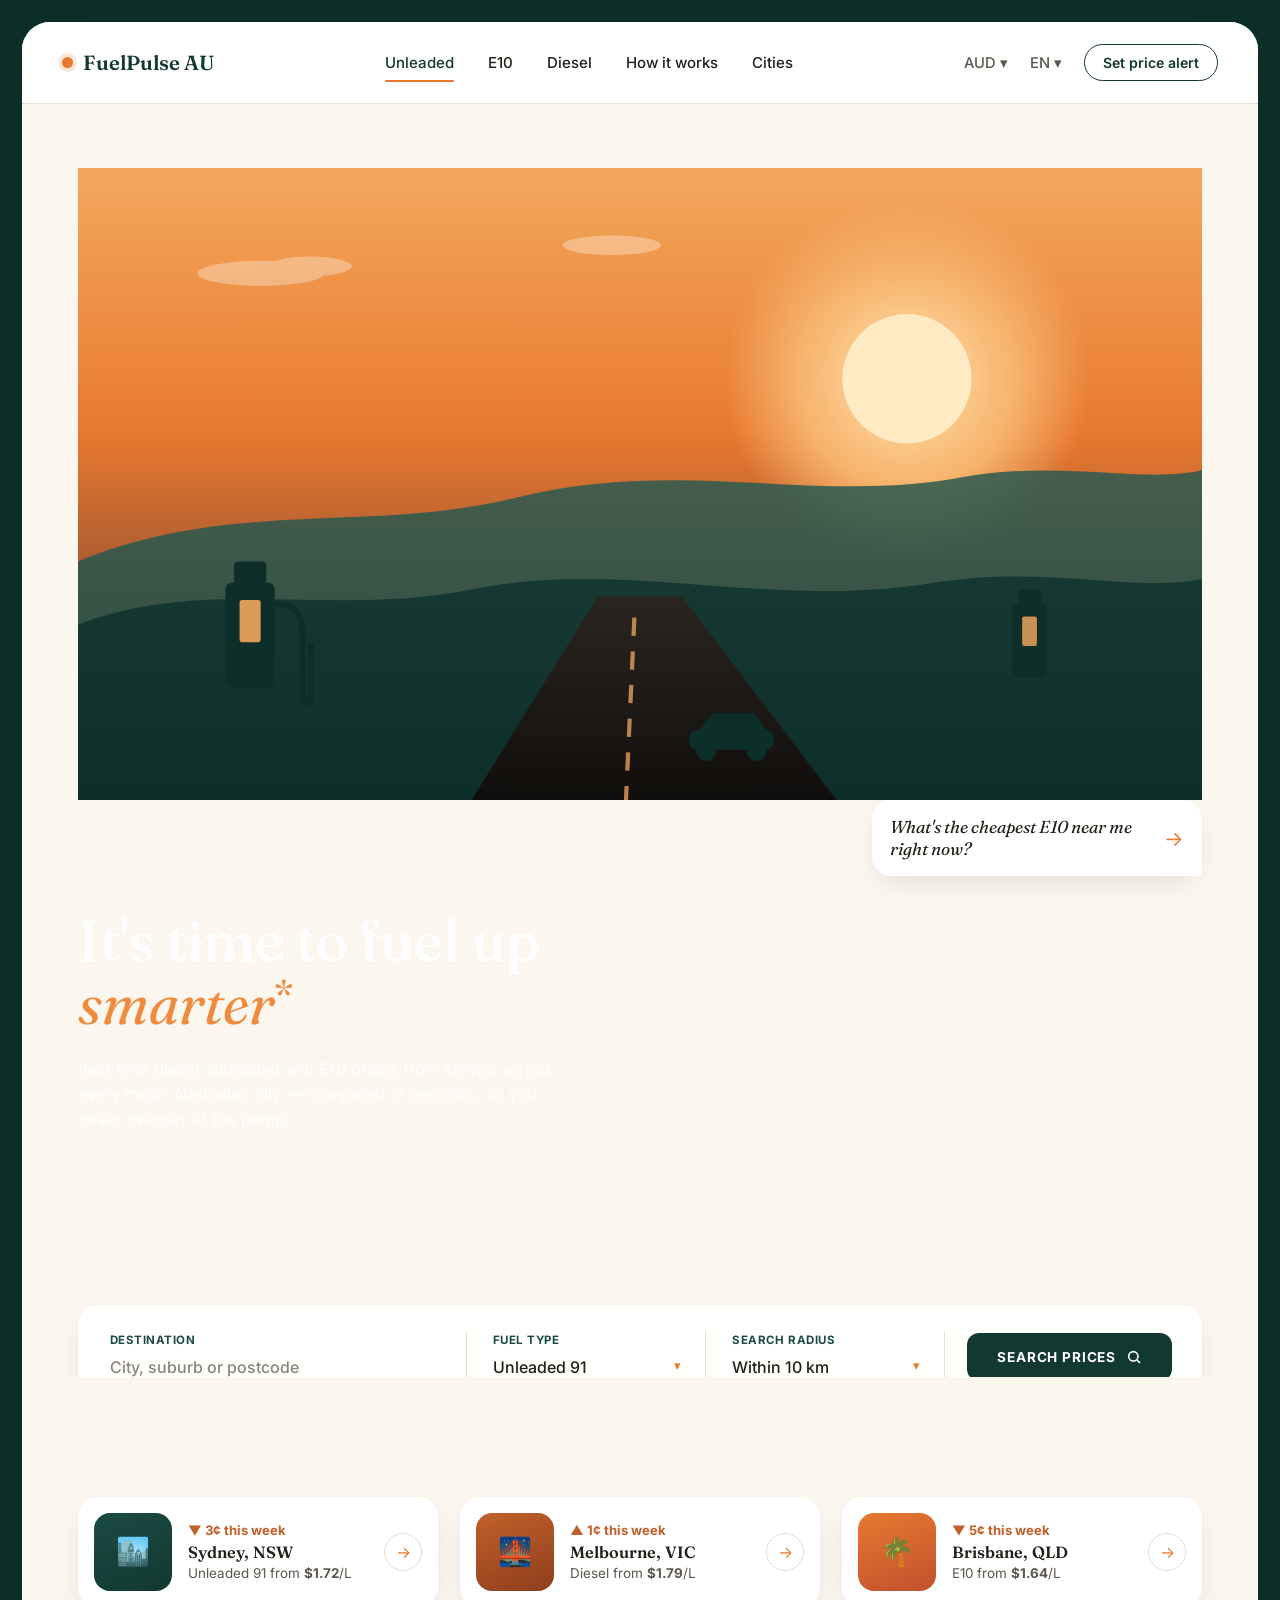
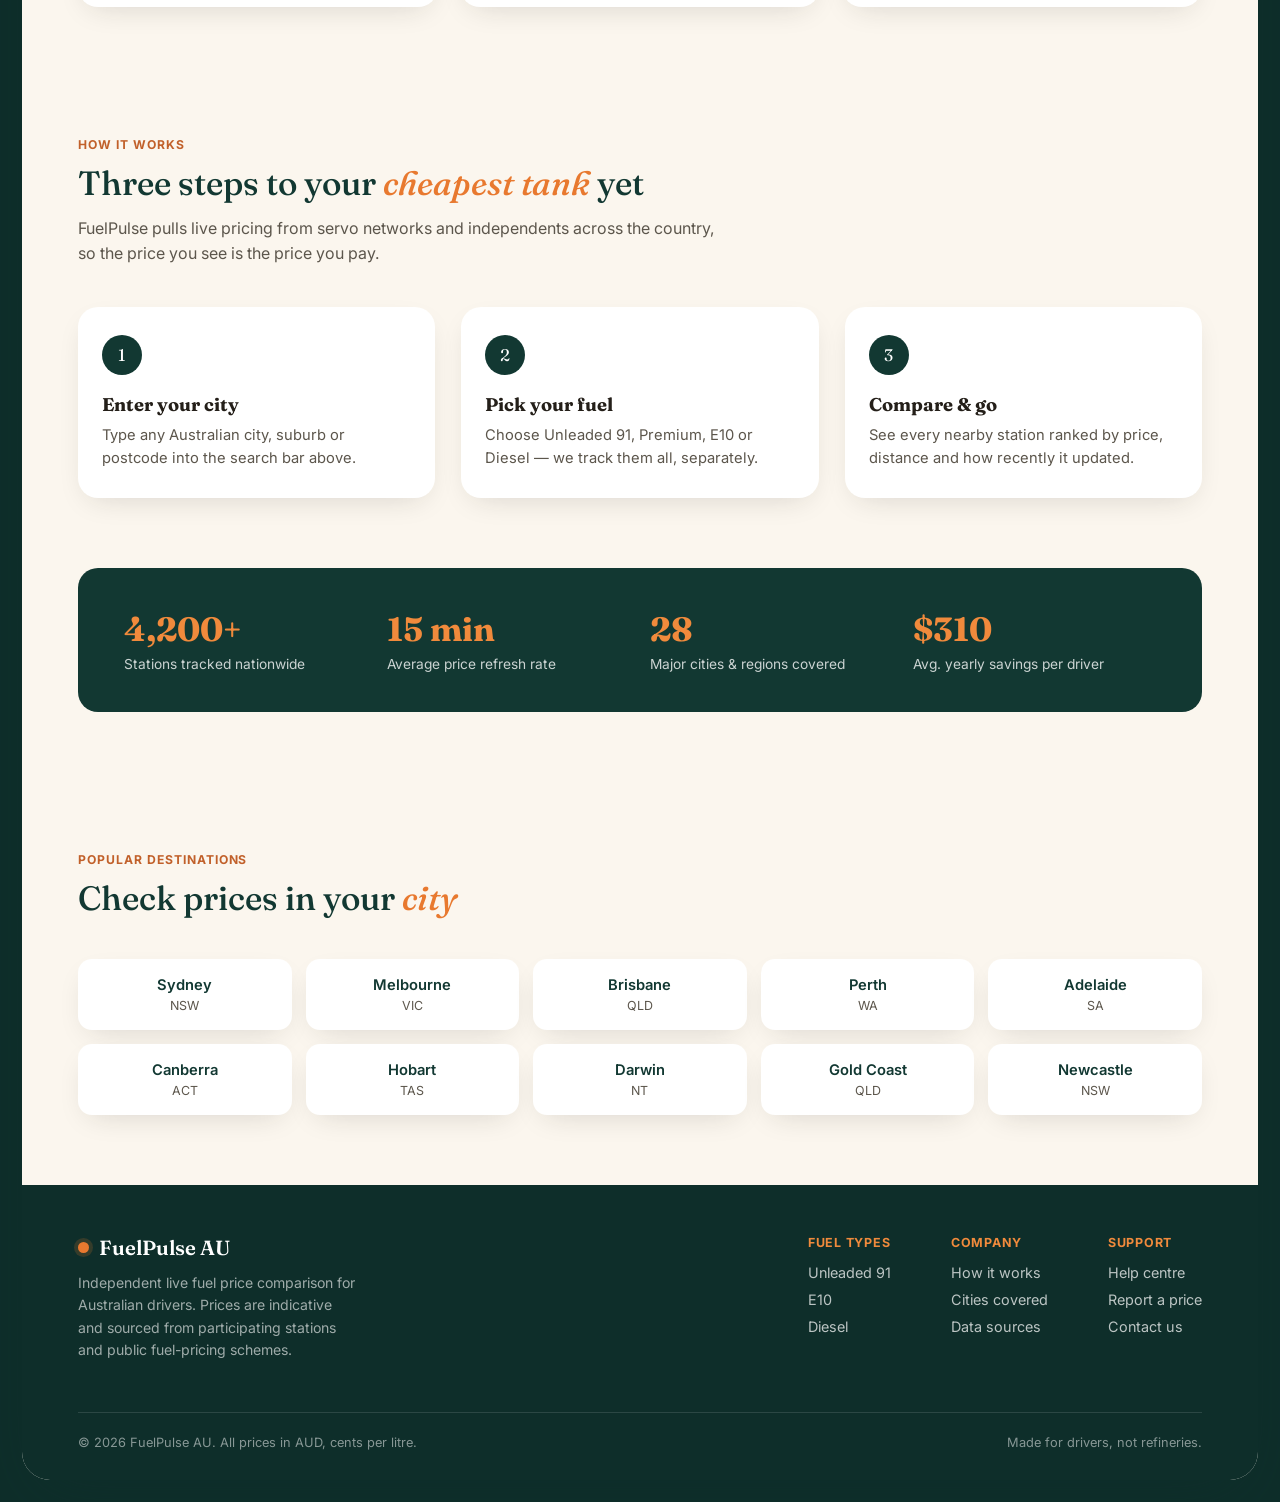
<file: index.html>
<!DOCTYPE html>
<html lang="en-AU">
<head>
<meta charset="UTF-8">
<meta name="viewport" content="width=device-width, initial-scale=1.0">
<title>FuelPulse AU — Live Fuel Prices Near You</title>
<link rel="icon" href="data:image/svg+xml,<svg xmlns=%22http://www.w3.org/2000/svg%22 viewBox=%220 0 32 32%22><circle cx=%2216%22 cy=%2216%22 r=%2216%22 fill=%22%23E8792F%22/></svg>">
<link rel="preconnect" href="https://fonts.googleapis.com">
<link rel="preconnect" href="https://fonts.gstatic.com" crossorigin>
<link href="https://fonts.googleapis.com/css2?family=Fraunces:ital,wght@0,400;0,500;0,600;1,400;1,500&family=Inter:wght@400;500;600;700&display=swap" rel="stylesheet">
<link rel="stylesheet" href="css/style.css">
</head>
<body>

<div class="page-frame">
  <div class="sheet">

    <!-- ================= NAV ================= -->
    <header class="navbar">
      <a href="index.html" class="brand"><span class="dot"></span> FuelPulse AU</a>
      <nav>
        <ul class="nav-links">
          <li><a href="results.html?fuel=U91" class="active">Unleaded</a></li>
          <li><a href="results.html?fuel=E10">E10</a></li>
          <li><a href="results.html?fuel=DL">Diesel</a></li>
          <li><a href="#how-it-works">How it works</a></li>
          <li><a href="#cities">Cities</a></li>
        </ul>
      </nav>
      <div class="nav-right">
        <span class="pill">AUD ▾</span>
        <span class="pill">EN ▾</span>
        <a href="#" class="btn-outline">Set price alert</a>
      </div>
    </header>

    <!-- ================= HERO ================= -->
    <section class="hero">
      <div class="hero-illustration" aria-hidden="true">
        <svg viewBox="0 0 1600 900" preserveAspectRatio="xMidYMid slice" xmlns="http://www.w3.org/2000/svg">
          <defs>
            <linearGradient id="sky" x1="0" y1="0" x2="0" y2="1">
              <stop offset="0%" stop-color="#F3A85C"/>
              <stop offset="42%" stop-color="#E8792F"/>
              <stop offset="75%" stop-color="#8A4B32"/>
              <stop offset="100%" stop-color="#123832"/>
            </linearGradient>
            <radialGradient id="sun" cx="50%" cy="50%" r="50%">
              <stop offset="0%" stop-color="#FFE3B0"/>
              <stop offset="60%" stop-color="#F6B26B"/>
              <stop offset="100%" stop-color="#F6B26B" stop-opacity="0"/>
            </radialGradient>
            <linearGradient id="hillFar" x1="0" y1="0" x2="0" y2="1">
              <stop offset="0%" stop-color="#2C5A50"/>
              <stop offset="100%" stop-color="#1B4B43"/>
            </linearGradient>
            <linearGradient id="hillNear" x1="0" y1="0" x2="0" y2="1">
              <stop offset="0%" stop-color="#163832"/>
              <stop offset="100%" stop-color="#0E2E2A"/>
            </linearGradient>
            <linearGradient id="road" x1="0" y1="0" x2="0" y2="1">
              <stop offset="0%" stop-color="#2A2521"/>
              <stop offset="100%" stop-color="#100E0C"/>
            </linearGradient>
          </defs>

          <rect width="1600" height="900" fill="url(#sky)"/>
          <circle cx="1180" cy="300" r="260" fill="url(#sun)"/>
          <circle cx="1180" cy="300" r="92" fill="#FFEAC4"/>

          <!-- clouds -->
          <g opacity="0.35" fill="#FBF6EE">
            <ellipse cx="260" cy="150" rx="90" ry="18"/>
            <ellipse cx="330" cy="140" rx="60" ry="14"/>
            <ellipse cx="760" cy="110" rx="70" ry="14"/>
          </g>

          <!-- far hills -->
          <path d="M0,560 C220,470 420,520 620,470 C860,410 1050,480 1260,440 C1400,415 1520,450 1600,430 L1600,900 L0,900 Z" fill="url(#hillFar)" opacity="0.85"/>
          <!-- near hills -->
          <path d="M0,650 C180,580 360,640 560,600 C780,555 980,630 1220,590 C1380,565 1500,605 1600,585 L1600,900 L0,900 Z" fill="url(#hillNear)"/>

          <!-- road -->
          <path d="M560,900 L740,610 L860,610 L1080,900 Z" fill="url(#road)"/>
          <path d="M792,640 L780,900" stroke="#F3A85C" stroke-width="6" stroke-dasharray="26 22" opacity="0.75"/>

          <!-- fuel pump silhouette -->
          <g transform="translate(210,560)" fill="#0E2E2A">
            <rect x="0" y="30" width="70" height="150" rx="10"/>
            <rect x="12" y="0" width="46" height="34" rx="6"/>
            <rect x="20" y="55" width="30" height="60" rx="4" fill="#F3A85C" opacity="0.9"/>
            <path d="M70,60 C110,60 110,90 110,110 L110,190 C110,205 122,205 122,190 L122,120" stroke="#0E2E2A" stroke-width="9" fill="none" stroke-linecap="round"/>
          </g>

          <!-- second pump, far right, smaller -->
          <g transform="translate(1330,600) scale(0.7)" fill="#0E2E2A" opacity="0.9">
            <rect x="0" y="30" width="70" height="150" rx="10"/>
            <rect x="12" y="0" width="46" height="34" rx="6"/>
            <rect x="20" y="55" width="30" height="60" rx="4" fill="#F3A85C" opacity="0.9"/>
          </g>

          <!-- car silhouette on road -->
          <g transform="translate(870,790)" fill="#0E2E2A">
            <rect x="0" y="10" width="120" height="28" rx="10"/>
            <path d="M14,10 L34,-14 L92,-14 L110,10 Z"/>
            <circle cx="24" cy="40" r="14"/>
            <circle cx="96" cy="40" r="14"/>
          </g>
        </svg>
      </div>
      <div class="hero-scrim"></div>

      <div class="hero-callout">
        <p>What's the cheapest E10 near me right now?</p>
        <span class="arrow">→</span>
      </div>

      <h1 class="hero-headline">It's time to fuel up <em>smarter</em><span class="star">*</span></h1>
      <p class="hero-sub">Real-time diesel, unleaded and E10 prices from servos across every major Australian city — compared in seconds, so you never overpay at the pump.</p>

      <form class="search-card" id="fuel-search" action="results.html" method="get">
        <div class="search-grid">
          <div class="field autocomplete">
            <label for="city">Destination</label>
            <input type="text" id="city" name="city" placeholder="City, suburb or postcode" autocomplete="off" required>
            <div class="autocomplete-list" id="city-list"></div>
          </div>
          <div class="field select-field">
            <label for="fuel">Fuel type</label>
            <select id="fuel" name="fuel">
              <option value="U91">Unleaded 91</option>
              <option value="P95">Premium 95</option>
              <option value="P98">Premium 98</option>
              <option value="E10">E10</option>
              <option value="DL">Diesel</option>
            </select>
          </div>
          <div class="field select-field">
            <label for="radius">Search radius</label>
            <select id="radius" name="radius">
              <option value="5">Within 5 km</option>
              <option value="10" selected>Within 10 km</option>
              <option value="20">Within 20 km</option>
              <option value="50">Within 50 km</option>
            </select>
          </div>
          <div class="search-submit">
            <button type="submit" class="btn-search">
              Search prices
              <svg viewBox="0 0 24 24" fill="none" stroke="currentColor" stroke-width="2.4"><circle cx="11" cy="11" r="7"/><path d="M21 21l-4.3-4.3"/></svg>
            </button>
          </div>
        </div>
        <div class="search-meta">
          <input type="checkbox" id="cheapest-first" name="cheapest_first" checked>
          <label for="cheapest-first">Show cheapest stations first</label>
        </div>
      </form>
    </section>

    <!-- ================= HIGHLIGHT CARDS ================= -->
    <section class="highlights">
      <a class="hcard" href="results.html?city=Sydney&fuel=U91">
        <div class="swatch sydney">🏙️</div>
        <div class="info">
          <div class="rate">▼ 3¢ this week</div>
          <h4>Sydney, NSW</h4>
          <p>Unleaded 91 from <strong>$1.72</strong>/L</p>
        </div>
        <div class="go">→</div>
      </a>
      <a class="hcard" href="results.html?city=Melbourne&fuel=DL">
        <div class="swatch melbourne">🌉</div>
        <div class="info">
          <div class="rate">▲ 1¢ this week</div>
          <h4>Melbourne, VIC</h4>
          <p>Diesel from <strong>$1.79</strong>/L</p>
        </div>
        <div class="go">→</div>
      </a>
      <a class="hcard" href="results.html?city=Brisbane&fuel=E10">
        <div class="swatch brisbane">🌴</div>
        <div class="info">
          <div class="rate">▼ 5¢ this week</div>
          <h4>Brisbane, QLD</h4>
          <p>E10 from <strong>$1.64</strong>/L</p>
        </div>
        <div class="go">→</div>
      </a>
    </section>

    <!-- ================= HOW IT WORKS ================= -->
    <section class="section" id="how-it-works">
      <div class="section-head">
        <span class="eyebrow">How it works</span>
        <h2>Three steps to your <em>cheapest tank</em> yet</h2>
        <p>FuelPulse pulls live pricing from servo networks and independents across the country, so the price you see is the price you pay.</p>
      </div>
      <div class="steps">
        <div class="step">
          <div class="num">1</div>
          <h3>Enter your city</h3>
          <p>Type any Australian city, suburb or postcode into the search bar above.</p>
        </div>
        <div class="step">
          <div class="num">2</div>
          <h3>Pick your fuel</h3>
          <p>Choose Unleaded 91, Premium, E10 or Diesel — we track them all, separately.</p>
        </div>
        <div class="step">
          <div class="num">3</div>
          <h3>Compare &amp; go</h3>
          <p>See every nearby station ranked by price, distance and how recently it updated.</p>
        </div>
      </div>
    </section>

    <!-- ================= STATS ================= -->
    <section class="section" style="padding-top:0;">
      <div class="stat-bar">
        <div class="stat">
          <h3>4,200+</h3>
          <p>Stations tracked nationwide</p>
        </div>
        <div class="stat">
          <h3>15 min</h3>
          <p>Average price refresh rate</p>
        </div>
        <div class="stat">
          <h3>28</h3>
          <p>Major cities &amp; regions covered</p>
        </div>
        <div class="stat">
          <h3>$310</h3>
          <p>Avg. yearly savings per driver</p>
        </div>
      </div>
    </section>

    <!-- ================= CITIES ================= -->
    <section class="section" id="cities">
      <div class="section-head">
        <span class="eyebrow">Popular destinations</span>
        <h2>Check prices in your <em>city</em></h2>
      </div>
      <div class="city-grid">
        <a class="city-chip" href="results.html?city=Sydney">Sydney<small>NSW</small></a>
        <a class="city-chip" href="results.html?city=Melbourne">Melbourne<small>VIC</small></a>
        <a class="city-chip" href="results.html?city=Brisbane">Brisbane<small>QLD</small></a>
        <a class="city-chip" href="results.html?city=Perth">Perth<small>WA</small></a>
        <a class="city-chip" href="results.html?city=Adelaide">Adelaide<small>SA</small></a>
        <a class="city-chip" href="results.html?city=Canberra">Canberra<small>ACT</small></a>
        <a class="city-chip" href="results.html?city=Hobart">Hobart<small>TAS</small></a>
        <a class="city-chip" href="results.html?city=Darwin">Darwin<small>NT</small></a>
        <a class="city-chip" href="results.html?city=Gold Coast">Gold Coast<small>QLD</small></a>
        <a class="city-chip" href="results.html?city=Newcastle">Newcastle<small>NSW</small></a>
      </div>
    </section>

    <!-- ================= FOOTER ================= -->
    <footer class="footer">
      <div class="footer-top">
        <div>
          <a href="index.html" class="brand"><span class="dot"></span> FuelPulse AU</a>
          <p>Independent live fuel price comparison for Australian drivers. Prices are indicative and sourced from participating stations and public fuel-pricing schemes.</p>
        </div>
        <div class="footer-cols">
          <div class="footer-col">
            <h5>Fuel types</h5>
            <a href="results.html?fuel=U91">Unleaded 91</a>
            <a href="results.html?fuel=E10">E10</a>
            <a href="results.html?fuel=DL">Diesel</a>
          </div>
          <div class="footer-col">
            <h5>Company</h5>
            <a href="#how-it-works">How it works</a>
            <a href="#cities">Cities covered</a>
            <a href="#">Data sources</a>
          </div>
          <div class="footer-col">
            <h5>Support</h5>
            <a href="#">Help centre</a>
            <a href="#">Report a price</a>
            <a href="#">Contact us</a>
          </div>
        </div>
      </div>
      <div class="footer-bottom">
        <span>© 2026 FuelPulse AU. All prices in AUD, cents per litre.</span>
        <span>Made for drivers, not refineries.</span>
      </div>
    </footer>

  </div>
</div>

<script src="js/app.js"></script>
</body>
</html>
</file>
<file: css/style.css>
/* =========================================================
   FuelPulse AU — Design System
   Palette: petrol teal + amber/rust on warm cream.
   Deliberately avoids purple/blue gradients + black type.
   ========================================================= */

:root{
  --teal-900:#0E2E2A;
  --teal-800:#123832;
  --teal-700:#1B4B43;
  --teal-600:#256257;
  --teal-100:#DCE9E4;

  --amber-500:#F08A3C;
  --amber-600:#E8792F;
  --amber-700:#C1602A;
  --rust-600:#C1502E;

  --cream-050:#FBF6EE;
  --cream-100:#F5EDE0;
  --white:#FFFFFF;

  --ink-900:#241F19;
  --ink-600:#5C564C;
  --ink-400:#8B8375;

  --line:#E7DECD;

  --radius-xl:28px;
  --radius-lg:20px;
  --radius-md:14px;
  --radius-sm:9px;

  --shadow-soft:0 20px 60px -20px rgba(14,46,42,0.35);
  --shadow-card:0 10px 30px -12px rgba(36,31,25,0.18);

  --font-display:'Fraunces', 'Iowan Old Style', Georgia, serif;
  --font-body:'Inter', -apple-system, BlinkMacSystemFont, 'Segoe UI', sans-serif;
}

*{box-sizing:border-box;}
html{scroll-behavior:smooth;}
body{
  margin:0;
  font-family:var(--font-body);
  color:var(--ink-900);
  background:var(--teal-900);
  -webkit-font-smoothing:antialiased;
}

img{max-width:100%;display:block;}
a{color:inherit;text-decoration:none;}
button{font-family:inherit;cursor:pointer;}
input,select{font-family:inherit;}

.page-frame{
  max-width:1360px;
  margin:0 auto;
  padding:22px;
}

.sheet{
  background:var(--cream-050);
  border-radius:var(--radius-xl);
  overflow:hidden;
  box-shadow:var(--shadow-soft);
}

/* ---------- Nav ---------- */
.navbar{
  display:flex;
  align-items:center;
  justify-content:space-between;
  padding:22px 40px;
  background:var(--white);
  border-bottom:1px solid var(--line);
}
.brand{
  display:flex;
  align-items:center;
  gap:10px;
  font-family:var(--font-display);
  font-weight:600;
  font-size:1.28rem;
  color:var(--teal-800);
}
.brand .dot{
  width:11px;height:11px;border-radius:50%;
  background:var(--amber-600);
  box-shadow:0 0 0 4px rgba(232,121,47,0.18);
}
.nav-links{
  display:flex;
  gap:34px;
  list-style:none;
  margin:0;padding:0;
  font-size:0.94rem;
  font-weight:500;
  color:var(--ink-900);
}
.nav-links a{
  position:relative;
  padding-bottom:4px;
  transition:color .15s ease;
}
.nav-links a:hover{color:var(--amber-700);}
.nav-links a.active{color:var(--teal-800);}
.nav-links a.active::after{
  content:"";
  position:absolute;left:0;right:0;bottom:-6px;
  height:2px;background:var(--amber-600);border-radius:2px;
}
.nav-right{
  display:flex;
  align-items:center;
  gap:22px;
  font-size:0.92rem;
  font-weight:500;
  color:var(--ink-600);
}
.nav-right .pill{
  display:flex;align-items:center;gap:4px;
}
.nav-right .btn-outline{
  padding:9px 18px;
  border:1.5px solid var(--teal-800);
  border-radius:100px;
  color:var(--teal-800);
  font-weight:600;
  font-size:0.88rem;
}
.nav-toggle{display:none;}

/* ---------- Hero ---------- */
.hero{
  position:relative;
  min-height:640px;
  display:flex;
  flex-direction:column;
  justify-content:flex-start;
  padding:64px 56px 210px;
  overflow:hidden;
  color:var(--white);
}
.hero-illustration{
  position:absolute;
  inset:0;
  z-index:0;
}
.hero-illustration svg{
  width:100%;height:100%;
  display:block;
  object-fit:cover;
}
.hero-scrim{
  position:absolute;
  inset:0;
  background:linear-gradient(180deg, rgba(14,46,42,0.05) 0%, rgba(14,46,42,0.55) 78%, rgba(14,46,42,0.78) 100%);
  z-index:1;
}
.hero > *{position:relative;z-index:2;}

.hero-callout{
  align-self:flex-end;
  display:flex;
  align-items:center;
  gap:14px;
  background:var(--white);
  color:var(--ink-900);
  padding:16px 18px;
  border-radius:20px 20px 4px 20px;
  box-shadow:var(--shadow-card);
  max-width:330px;
  margin-bottom:34px;
}
.hero-callout p{
  margin:0;
  font-family:var(--font-display);
  font-style:italic;
  font-size:1.08rem;
  line-height:1.28;
}
.hero-callout .arrow{
  font-size:1.3rem;
  color:var(--amber-600);
  flex:none;
}
.hero-callout .thumb{
  width:56px;height:56px;border-radius:12px;flex:none;
  background:linear-gradient(145deg,var(--teal-800),var(--teal-600));
  display:flex;align-items:center;justify-content:center;
  color:var(--amber-500);
  font-size:1.4rem;
}

.hero-headline{
  max-width:680px;
  font-family:var(--font-display);
  font-weight:500;
  font-size:clamp(2.4rem, 5vw, 3.6rem);
  line-height:1.08;
  margin:auto 0 22px;
}
.hero-headline em{
  font-style:italic;
  font-weight:400;
  color:var(--amber-500);
}
.hero-headline .star{
  color:var(--amber-500);
  font-size:0.55em;
  vertical-align:super;
}
.hero-sub{
  font-size:1.02rem;
  color:rgba(255,255,255,0.86);
  max-width:480px;
  margin:0 0 34px;
  line-height:1.55;
}

/* ---------- Search card ---------- */
.search-card{
  position:absolute;
  left:56px;right:56px;
  bottom:-64px;
  z-index:3;
  background:rgba(255,255,255,0.92);
  backdrop-filter:blur(18px);
  -webkit-backdrop-filter:blur(18px);
  border-radius:var(--radius-lg);
  box-shadow:var(--shadow-card);
  padding:26px 30px 20px;
}
.search-grid{
  display:grid;
  grid-template-columns:1.5fr 1fr 1fr auto;
  gap:0;
  align-items:stretch;
}
.field{
  padding:2px 26px;
  border-right:1px solid var(--line);
  display:flex;
  flex-direction:column;
  gap:6px;
}
.field:first-child{padding-left:2px;}
.field label{
  font-size:0.72rem;
  font-weight:700;
  letter-spacing:.04em;
  text-transform:uppercase;
  color:var(--teal-700);
}
.field input,
.field select{
  border:none;
  background:transparent;
  font-size:1rem;
  font-weight:500;
  color:var(--ink-900);
  outline:none;
  padding:4px 0;
  appearance:none;
  -webkit-appearance:none;
}
.field input::placeholder{color:var(--ink-400);}
.field.select-field{position:relative;}
.field.select-field::after{
  content:"▾";
  position:absolute;right:24px;bottom:10px;
  color:var(--amber-600);
  font-size:0.8rem;
  pointer-events:none;
}
.search-submit{
  display:flex;
  align-items:center;
  justify-content:center;
  padding-left:22px;
}
.btn-search{
  background:var(--teal-800);
  color:var(--white);
  border:none;
  padding:16px 30px;
  border-radius:12px;
  font-weight:700;
  font-size:0.85rem;
  letter-spacing:.06em;
  text-transform:uppercase;
  display:flex;
  align-items:center;
  gap:10px;
  transition:background .15s ease, transform .15s ease;
  white-space:nowrap;
}
.btn-search:hover{background:var(--amber-600);transform:translateY(-1px);}
.btn-search svg{width:16px;height:16px;}

.search-meta{
  display:flex;
  align-items:center;
  gap:10px;
  padding:14px 2px 2px;
  font-size:0.86rem;
  color:var(--ink-600);
}
.search-meta input[type="checkbox"]{
  width:16px;height:16px;
  accent-color:var(--amber-600);
}
.search-meta .fuel-chip{
  margin-left:auto;
  display:flex;gap:8px;
}
.fuel-chip button{
  border:1px solid var(--line);
  background:var(--white);
  padding:6px 14px;
  border-radius:100px;
  font-size:0.8rem;
  font-weight:600;
  color:var(--ink-600);
}
.fuel-chip button.active{
  background:var(--teal-800);
  border-color:var(--teal-800);
  color:var(--white);
}

/* autocomplete */
.autocomplete{position:relative;}
.autocomplete-list{
  position:absolute;
  top:calc(100% + 12px);
  left:-2px;
  width:260px;
  background:var(--white);
  border-radius:var(--radius-md);
  box-shadow:var(--shadow-card);
  padding:8px;
  z-index:20;
  display:none;
}
.autocomplete-list.open{display:block;}
.autocomplete-list button{
  display:flex;
  width:100%;
  align-items:center;
  gap:10px;
  padding:9px 10px;
  background:none;
  border:none;
  border-radius:10px;
  font-size:0.92rem;
  color:var(--ink-900);
  text-align:left;
}
.autocomplete-list button:hover{background:var(--cream-100);}
.autocomplete-list button span.tag{
  margin-left:auto;
  font-size:0.72rem;
  color:var(--ink-400);
}

/* ---------- Highlight cards row (home) ---------- */
.highlights{
  margin-top:120px;
  padding:0 56px 60px;
  display:grid;
  grid-template-columns:repeat(3,1fr);
  gap:22px;
}
.hcard{
  background:var(--white);
  border-radius:var(--radius-lg);
  padding:16px;
  box-shadow:var(--shadow-card);
  display:flex;
  gap:16px;
  align-items:center;
  transition:transform .18s ease, box-shadow .18s ease;
}
.hcard:hover{transform:translateY(-3px);box-shadow:0 16px 40px -14px rgba(36,31,25,0.28);}
.hcard .swatch{
  width:78px;height:78px;
  border-radius:16px;
  flex:none;
  display:flex;align-items:center;justify-content:center;
  font-size:1.7rem;
  color:var(--white);
}
.hcard .swatch.sydney{background:linear-gradient(160deg,#1B4B43,#123832);}
.hcard .swatch.melbourne{background:linear-gradient(160deg,#C1602A,#8F3E1D);}
.hcard .swatch.brisbane{background:linear-gradient(160deg,#E8792F,#C1502E);}
.hcard .info{flex:1;}
.hcard .rate{
  display:flex;align-items:center;gap:5px;
  font-size:0.82rem;font-weight:700;color:var(--amber-700);
  margin-bottom:4px;
}
.hcard h4{
  margin:0 0 3px;
  font-family:var(--font-display);
  font-weight:600;
  font-size:1.02rem;
  color:var(--ink-900);
}
.hcard p{
  margin:0;
  font-size:0.84rem;
  color:var(--ink-600);
}
.hcard .go{
  flex:none;
  width:38px;height:38px;
  border-radius:50%;
  border:1.5px solid var(--line);
  display:flex;align-items:center;justify-content:center;
  color:var(--amber-600);
  font-size:1rem;
}

/* ---------- Generic sections ---------- */
.section{
  padding:70px 56px;
}
.section-head{
  max-width:640px;
  margin:0 0 40px;
}
.eyebrow{
  text-transform:uppercase;
  letter-spacing:.08em;
  font-size:0.76rem;
  font-weight:700;
  color:var(--amber-700);
  margin-bottom:10px;
  display:block;
}
.section-head h2{
  font-family:var(--font-display);
  font-weight:500;
  font-size:2.1rem;
  margin:0 0 12px;
  color:var(--teal-800);
}
.section-head h2 em{color:var(--amber-600);font-style:italic;}
.section-head p{
  color:var(--ink-600);
  line-height:1.6;
  margin:0;
}

.steps{
  display:grid;
  grid-template-columns:repeat(3,1fr);
  gap:26px;
}
.step{
  background:var(--white);
  border-radius:var(--radius-lg);
  padding:28px 24px;
  box-shadow:var(--shadow-card);
}
.step .num{
  width:40px;height:40px;
  border-radius:50%;
  background:var(--teal-800);
  color:var(--white);
  display:flex;align-items:center;justify-content:center;
  font-family:var(--font-display);
  font-size:1.05rem;
  margin-bottom:18px;
}
.step h3{
  font-family:var(--font-display);
  font-size:1.15rem;
  margin:0 0 8px;
  color:var(--ink-900);
}
.step p{margin:0;color:var(--ink-600);font-size:0.92rem;line-height:1.55;}

.stat-bar{
  background:var(--teal-800);
  border-radius:var(--radius-lg);
  padding:40px 46px;
  display:grid;
  grid-template-columns:repeat(4,1fr);
  gap:20px;
  color:var(--white);
}
.stat-bar .stat h3{
  font-family:var(--font-display);
  font-size:2.1rem;
  margin:0 0 6px;
  color:var(--amber-500);
}
.stat-bar .stat p{
  margin:0;
  font-size:0.86rem;
  color:rgba(255,255,255,0.78);
}

.city-grid{
  display:grid;
  grid-template-columns:repeat(5,1fr);
  gap:14px;
}
.city-chip{
  background:var(--white);
  border-radius:var(--radius-md);
  padding:16px;
  box-shadow:var(--shadow-card);
  text-align:center;
  font-weight:600;
  color:var(--teal-800);
  font-size:0.92rem;
  border:1px solid transparent;
  transition:border-color .15s ease, transform .15s ease;
}
.city-chip:hover{border-color:var(--amber-500);transform:translateY(-2px);}
.city-chip small{
  display:block;
  font-weight:400;
  color:var(--ink-600);
  margin-top:4px;
  font-size:0.78rem;
}

/* ---------- Footer ---------- */
.footer{
  background:var(--teal-900);
  color:rgba(255,255,255,0.75);
  padding:50px 56px 30px;
}
.footer-top{
  display:flex;
  justify-content:space-between;
  gap:40px;
  padding-bottom:36px;
  border-bottom:1px solid rgba(255,255,255,0.12);
}
.footer .brand{color:var(--white);}
.footer-top p{max-width:280px;font-size:0.88rem;line-height:1.6;color:rgba(255,255,255,0.6);margin-top:12px;}
.footer-cols{
  display:flex;
  gap:60px;
}
.footer-col h5{
  font-size:0.78rem;
  text-transform:uppercase;
  letter-spacing:.06em;
  color:var(--amber-500);
  margin:0 0 14px;
}
.footer-col a{
  display:block;
  font-size:0.9rem;
  color:rgba(255,255,255,0.72);
  margin-bottom:10px;
}
.footer-bottom{
  display:flex;
  justify-content:space-between;
  padding-top:22px;
  font-size:0.8rem;
  color:rgba(255,255,255,0.5);
}

/* =========================================================
   Results page
   ========================================================= */
.results-top{
  background:var(--teal-800);
  padding:34px 56px 90px;
  position:relative;
  overflow:hidden;
}
.results-top::before{
  content:"";
  position:absolute;
  right:-60px;top:-80px;
  width:320px;height:320px;
  border-radius:50%;
  background:radial-gradient(circle, rgba(232,121,47,0.35), transparent 70%);
}
.results-heading{
  position:relative;
  z-index:1;
  color:var(--white);
  margin-bottom:26px;
}
.results-heading .eyebrow{color:var(--amber-500);}
.results-heading h1{
  font-family:var(--font-display);
  font-weight:500;
  font-size:2.1rem;
  margin:6px 0 0;
}
.results-heading h1 em{color:var(--amber-500);font-style:italic;}

.data-source{
  display:inline-flex;
  align-items:center;
  gap:8px;
  margin-top:12px;
  font-size:0.82rem;
  font-weight:600;
  color:rgba(255,255,255,0.85);
}
.data-source .live-dot{background:#3F9E62;}
.data-source .live-dot.demo{background:var(--amber-500);}
.data-source.demo{color:rgba(255,255,255,0.65);}

.results-searchbar{
  position:relative;
  z-index:1;
  background:var(--white);
  border-radius:var(--radius-lg);
  box-shadow:var(--shadow-card);
  padding:10px 16px;
  display:grid;
  grid-template-columns:1.4fr 1fr 1fr auto;
  gap:0;
  align-items:center;
}
.results-searchbar .field{padding:10px 20px;}
.results-searchbar .btn-search{padding:14px 26px;}

.locate-btn{
  position:relative;
  z-index:1;
  margin-top:14px;
  background:rgba(255,255,255,0.12);
  border:1px solid rgba(255,255,255,0.3);
  color:var(--white);
  padding:9px 16px;
  border-radius:100px;
  font-size:0.82rem;
  font-weight:600;
}
.locate-btn:hover{background:rgba(255,255,255,0.22);}
.locate-btn:disabled{opacity:0.7;cursor:default;}

.map-panel{
  border-radius:var(--radius-lg);
  overflow:hidden;
  box-shadow:var(--shadow-card);
  margin-bottom:16px;
  border:1px solid var(--line);
}
#station-map{
  height:320px;
  width:100%;
  background:var(--cream-100);
}
.leaflet-popup-content-wrapper{
  border-radius:12px;
  font-family:var(--font-body);
}

.results-body{
  margin-top:-60px;
  position:relative;
  z-index:2;
  padding:0 56px 70px;
  display:grid;
  grid-template-columns:260px 1fr;
  gap:26px;
}

.filters{
  background:var(--white);
  border-radius:var(--radius-lg);
  box-shadow:var(--shadow-card);
  padding:24px;
  align-self:start;
  position:sticky;
  top:22px;
}
.filters h4{
  font-family:var(--font-display);
  font-size:1rem;
  margin:0 0 14px;
  color:var(--teal-800);
}
.filter-group{margin-bottom:26px;}
.filter-group:last-child{margin-bottom:0;}
.fuel-tabs{
  display:flex;
  flex-direction:column;
  gap:8px;
}
.fuel-tabs button{
  display:flex;
  justify-content:space-between;
  align-items:center;
  padding:10px 14px;
  border-radius:10px;
  border:1px solid var(--line);
  background:var(--cream-050);
  font-size:0.88rem;
  font-weight:600;
  color:var(--ink-900);
}
.fuel-tabs button .price{color:var(--ink-400);font-weight:700;}
.fuel-tabs button.active{
  background:var(--teal-800);
  border-color:var(--teal-800);
  color:var(--white);
}
.fuel-tabs button.active .price{color:var(--amber-500);}

.check-row{
  display:flex;
  align-items:center;
  gap:9px;
  font-size:0.88rem;
  color:var(--ink-600);
  padding:6px 0;
}
.check-row input{accent-color:var(--amber-600);width:15px;height:15px;}

.sort-select{
  width:100%;
  padding:10px 12px;
  border-radius:10px;
  border:1px solid var(--line);
  background:var(--cream-050);
  font-size:0.88rem;
  color:var(--ink-900);
}

.results-list-head{
  display:flex;
  align-items:baseline;
  justify-content:space-between;
  margin-bottom:16px;
  color:var(--white);
}
.results-list-head h3{
  font-family:var(--font-display);
  font-weight:500;
  font-size:1.3rem;
  margin:0;
}
.results-list-head span{
  font-size:0.86rem;
  color:rgba(255,255,255,0.75);
}

.station-list{
  display:flex;
  flex-direction:column;
  gap:14px;
}
.station-card{
  background:var(--white);
  border-radius:var(--radius-lg);
  box-shadow:var(--shadow-card);
  padding:20px 22px;
  display:grid;
  grid-template-columns:56px 1fr auto auto;
  gap:18px;
  align-items:center;
}
.brand-badge{
  width:56px;height:56px;
  border-radius:14px;
  display:flex;align-items:center;justify-content:center;
  color:var(--white);
  font-weight:700;
  font-family:var(--font-display);
  font-size:1.1rem;
}
.station-info h4{
  margin:0 0 4px;
  font-size:1.02rem;
  color:var(--ink-900);
}
.station-info .addr{
  font-size:0.84rem;
  color:var(--ink-600);
  margin-bottom:6px;
}
.station-info .meta{
  display:flex;
  gap:14px;
  font-size:0.78rem;
  color:var(--ink-400);
}
.station-info .meta .updated{
  display:flex;align-items:center;gap:5px;
}
.station-info .meta .updated .live-dot{
  width:6px;height:6px;border-radius:50%;
  background:#3F9E62;
  display:inline-block;
}
.price-block{
  text-align:right;
}
.price-block .amt{
  font-family:var(--font-display);
  font-size:1.7rem;
  font-weight:600;
  color:var(--teal-800);
  line-height:1;
}
.price-block .amt sup{font-size:0.9rem;font-weight:500;}
.price-block .label{
  font-size:0.72rem;
  text-transform:uppercase;
  letter-spacing:.04em;
  color:var(--ink-400);
  margin-top:4px;
}
.price-block.cheapest .amt{color:var(--rust-600);}
.price-block.cheapest .label{color:var(--rust-600);}
.badge-best{
  display:inline-block;
  background:var(--amber-600);
  color:var(--white);
  font-size:0.66rem;
  font-weight:700;
  letter-spacing:.04em;
  text-transform:uppercase;
  padding:3px 8px;
  border-radius:100px;
  margin-bottom:6px;
}
.directions-btn{
  display:inline-block;
  border:1.5px solid var(--teal-800);
  color:var(--teal-800);
  background:none;
  padding:11px 20px;
  border-radius:10px;
  font-size:0.82rem;
  font-weight:700;
  text-decoration:none;
  text-align:center;
}
.directions-btn:hover{background:var(--teal-800);color:var(--white);}

.empty-state{
  background:var(--white);
  border-radius:var(--radius-lg);
  padding:60px 40px;
  text-align:center;
  box-shadow:var(--shadow-card);
}
.empty-state h3{
  font-family:var(--font-display);
  color:var(--teal-800);
  margin-bottom:8px;
}
.empty-state p{color:var(--ink-600);margin:0;}

/* ---------- Responsive ---------- */
@media (max-width: 1080px){
  .highlights{grid-template-columns:1fr;}
  .steps{grid-template-columns:1fr;}
  .stat-bar{grid-template-columns:repeat(2,1fr);}
  .city-grid{grid-template-columns:repeat(2,1fr);}
  .results-body{grid-template-columns:1fr;}
  .filters{position:static;}
}
@media (max-width: 820px){
  .navbar{padding:18px 22px;}
  .nav-links{display:none;}
  .hero{padding:40px 22px 40px;}
  .hero-headline{margin-top:28px;}
  .search-card{
    position:static;
    left:auto;right:auto;bottom:auto;
    margin:28px 0 0;
    padding:20px 18px;
  }
  .search-grid{grid-template-columns:1fr;}
  .field{border-right:none;border-bottom:1px solid var(--line);padding:12px 4px;}
  .search-submit{padding:14px 0 0;}
  .btn-search{width:100%;}
  .highlights{padding:0 22px 40px;margin-top:40px;}
  .section{padding:50px 22px;}
  .results-top{padding:26px 22px 30px;}
  .results-searchbar{position:static;grid-template-columns:1fr;padding:14px;margin-top:20px;}
  .results-body{padding:0 22px 50px;margin-top:0;}
  .station-card{grid-template-columns:1fr;text-align:left;}
  .price-block{text-align:left;}
  .footer{padding:40px 22px 24px;}
  .footer-top{flex-direction:column;}
  .footer-cols{gap:32px;}
}
</file>
